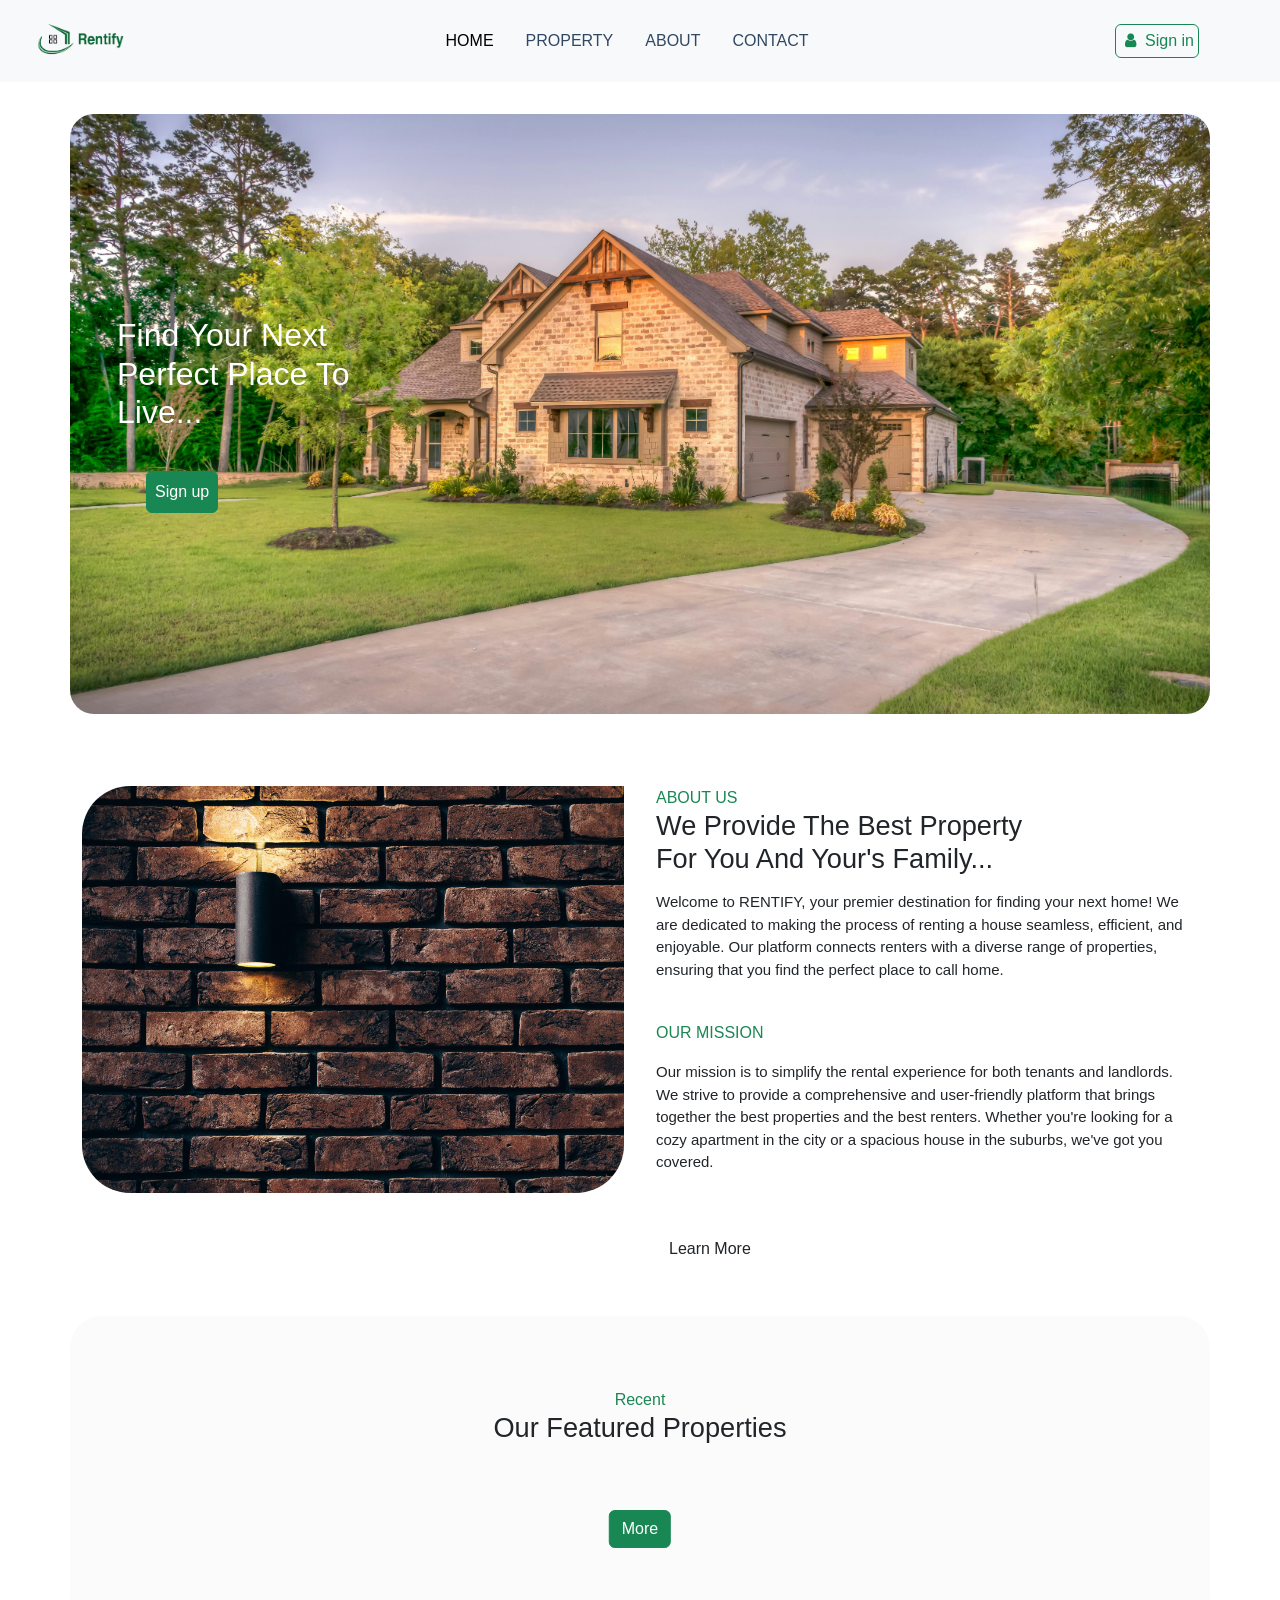
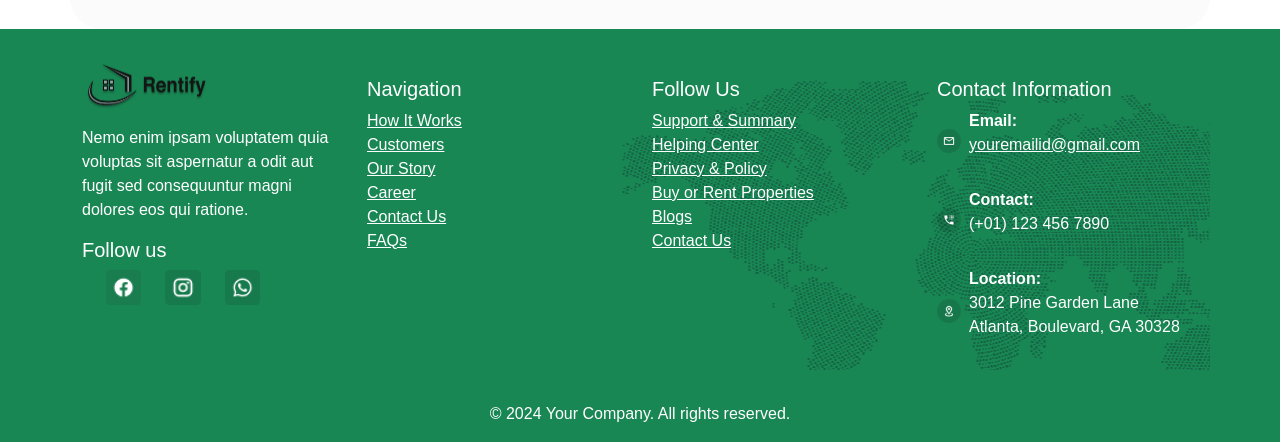
<file: index.html>
<!DOCTYPE html>
<html>
<head>
	<meta charset="utf-8">
	<meta name="viewport" content="width=device-width, initial-scale=1">
	<title>HOUSE RENTIFY APP</title>
	<link rel="stylesheet" href="styles.css">
	<link rel="stylesheet" href="style.css">
	<link href="https://cdn.jsdelivr.net/npm/bootstrap@5.3.3/dist/css/bootstrap.min.css" rel="stylesheet">

    <script src="https://cdn.jsdelivr.net/npm/bootstrap@5.3.3/dist/js/bootstrap.bundle.min.js"></script>

	<link rel="stylesheet" href="https://cdn.jsdelivr.net/npm/boxicons@latest/css/boxicons.min.css"> 
	<link rel="stylesheet" href="https://cdnjs.cloudflare.com/ajax/libs/font-awesome/4.7.0/css/font-awesome.min.css">
</head>
<body>
	<nav class="navbar navbar-expand-lg bg-body-tertiary">
		<div class="container-fluid">
		  <a class="navbar-brand" href="#home">
			  <img src="rentify/Rentify.png" alt="Rentify" width="108" height="50">
		  </a>
		  <button class="navbar-toggler" type="button" data-bs-toggle="collapse" data-bs-target="#navbarNav" aria-controls="navbarNav" aria-expanded="false" aria-label="Toggle navigation">
			<span class="navbar-toggler-icon"></span>
		  </button>
		  <div class="collapse navbar-collapse" id="navbarNav" style="justify-content: center;">
			<ul class="navbar-nav">
			  <li class="nav-item ">
				<a class="nav-link active m-2"  href="#home">Home</a>
			  </li>
			  <li class="nav-item">
				<a class="nav-link m-2" href="property.html">Property</a>
			  </li>
			  <li class="nav-item">
				<a class="nav-link m-2" href="#about">About</a>
			  </li>
			  <li class="nav-item">
				<a class="nav-link m-2" href="#contact">Contact</a>
			  </li>
			</ul>
		  </div>
		  <a href="login.html" id="userLogin" >
			  <button type="button" class="btn btn-outline-success p-1 m-1"><i class="fa fa-fw fa-user"></i>  Sign in</button>  
		  </a>

		  <div class="dropdown pe-5">
			<button class="btn btn-success dropdown-toggle" type="button" id="userInfo" data-toggle="dropdown" aria-haspopup="true" aria-expanded="false">
			    
			</button>
			<div class="dropdown-menu" aria-labelledby="dropdownMenuButton" id="dropdownMenu">
			  
			</div>
		  </div>

		</div>
	  </nav>
	  
 <section class="home container" id='home'>
 	<div class="home-text">
 		<h1>Find Your Next<br>Perfect Place To<br>Live...</h1>
 		<a href="signup.html" id="usersign" class="btn">
			<button type="button" class="btn btn-success p-2 m-3 "> Sign up</button> 	
		</a>
 	</div>
 </section>
 <!--about-->
 <section class="about container" id="about">
 	<div class="about-img">
 		<img src="rentify/about.jpg" alt="">
 	</div>
 	<div class="about-text">
 		<span>About Us</span>
 		<h2>We Provide The Best Property<br>For You And Your's Family...</h2>
 		<p>Welcome to RENTIFY, your premier destination for finding your next home! We are dedicated to making the process of renting a house seamless, efficient, and enjoyable. Our platform connects renters with a diverse range of properties, ensuring that you find the perfect place to call home.</p><br><span>Our Mission</span>
 		<p>Our mission is to simplify the rental experience for both tenants and landlords. We strive to provide a comprehensive and user-friendly platform that brings together the best properties and the best renters. Whether you're looking for a cozy apartment in the city or a spacious house in the suburbs, we've got you covered.</p><br>
 		<p></p>
 		<a href="#" class="btn">Learn More</a>
 	</div>
 </section>


 <section class="properties container" id="properties">
 	<div class="heading">
 		<span>Recent</span>
 		<h2>Our Featured Properties</h2>
 	</div>
 	<div class="properties-container container" id="propertyContainer">
 	
 		
 	</div>
	
	 <div class="position-relative p-1 m-5">
		<div class="position-absolute top-50 start-50 translate-middle">
			<a href="property.html" class="btn">
				<button type="button" class="btn btn-success "> More</button>
			</a>
		</div>
	</div>
 </section>


 <footer class="bg-success text-white pt-4 "id="Contact">
    <div class="container  footer ">
        <div class="row">
            <div class="col-md-3">
                <a href="" class="text-white "><img src="icon/Rentify 1.png" class="w-50 " alt=""></a>
                <p>Nemo enim ipsam voluptatem quia voluptas sit aspernatur a odit aut fugit sed consequuntur magni dolores eos qui ratione.</p>
				<h5>Follow us</h5>
				<div class="container ">
					<div class="row w-75 m-0 p-0">
					  <div class="col">
						<img src="icon/facebook.png" alt="">
					  </div>
					  <div class="col">
						<img src="icon/instagram.png" alt="">
					  </div>
					  <div class="col">
						<img src="icon/whatsapp.png" alt="">
					  </div>
					</div>
				  </div>
            </div>
            <div class="col-md-3 mt-4">
                <h5>Navigation</h5>
                <ul class="list-unstyled">
                    <li><a href="#" class="text-white">How It Works</a></li>
                    <li><a href="#" class="text-white">Customers</a></li>
                    <li><a href="#" class="text-white">Our Story</a></li>
                    <li><a href="#" class="text-white">Career</a></li>
                    <li><a href="#" class="text-white">Contact Us</a></li>
                    <li><a href="#" class="text-white">FAQs</a></li>
                </ul>
            </div>
            <div class="col-md-3 mt-4">
                <h5>Follow Us</h5>
                <ul class="list-unstyled">
                    <li><a href="#" class="text-white">Support & Summary</a></li>
                    <li><a href="#" class="text-white">Helping Center</a></li>
                    <li><a href="#" class="text-white">Privacy & Policy</a></li>
                    <li><a href="#" class="text-white">Buy or Rent Properties</a></li>
                    <li><a href="#" class="text-white">Blogs</a></li>
                    <li><a href="#" class="text-white">Contact Us</a></li>
                </ul>
            </div>
            <div class="col-md-3 mt-4">
				<div class="row">	
					<h5>Contact Information</h5>
					<div class="contact-info">
						<img src="icon/message.png" alt="Email Icon" class="contact-icon">
						<div>
							<p><strong>Email:</strong><br><a href="mailto:youremailid@gmail.com" class="text-white">youremailid@gmail.com</a></p>
						</div>
					</div>
					<div class="contact-info">
							<img src="icon/call.png" alt="Phone Icon" class="contact-icon">
						<div>
							<p><strong>Contact:</strong><br>(+01) 123 456 7890</p>
						</div>
					</div>
					<div class="contact-info">
						<img src="icon/location.png" alt="Location Icon" class="contact-icon">
						<div>
							<p><strong>Location:</strong><br>3012 Pine Garden Lane<br>Atlanta, Boulevard, GA 30328</p>
						</div>
					</div>	
				</div>
            </div>
        </div>
    </div>
    <div class="text-center py-3">
        <p class="mb-0">&copy; 2024 Your Company. All rights reserved.</p>
    </div>
</footer>

<script src="https://ajax.googleapis.com/ajax/libs/jquery/3.5.1/jquery.min.js"></script>
<script src="https://cdnjs.cloudflare.com/ajax/libs/popper.js/1.16.0/umd/popper.min.js"></script>
<script src="https://maxcdn.bootstrapcdn.com/bootstrap/4.5.2/js/bootstrap.min.js"></script>
<script>
      
	const userData = JSON.parse(localStorage.getItem('user'));

	if (userData) {
		document.getElementById('userLogin').hidden = true;
		document.getElementById('usersign').hidden = true;
		document.getElementById('userInfo').innerHTML = ` <i class="fa fa-fw fa-user"></i> 
			${userData.firstname}
		   ${userData.lastname}
		`;
		
			
	} else {
		document.getElementById('userLogin').hidden = false
		document.getElementById('usersign').hidden = false
		document.getElementById('userInfo').hidden = true;
	}

	if (userData?.type === false) {
			dropdownMenu.innerHTML = `
				<a class="dropdown-item" href="addproperty.html">Add Property</a>
				<a class="dropdown-item" href="myproperty.html">My Property</a>
				<a class="dropdown-item" href="#" id="logout">Logout</a>
			`;
		} else if (userData?.type === true) {
			dropdownMenu.innerHTML = `
				<a class="dropdown-item" href="#" id="logout">Logout</a>
			`;
		} 
	 else {
        userLogin.classList.remove('hidden');
        userInfo.classList.add('hidden');
    }

    dropdownMenu.addEventListener('click', function(event) {
        if (event.target && event.target.id === 'logout') {
            localStorage.removeItem('user');
            window.location.href = 'index.html';
        }
    });

		
	
</script>


		

<script src="rentify/js/home.js"></script>
</body>
</html>
</file>
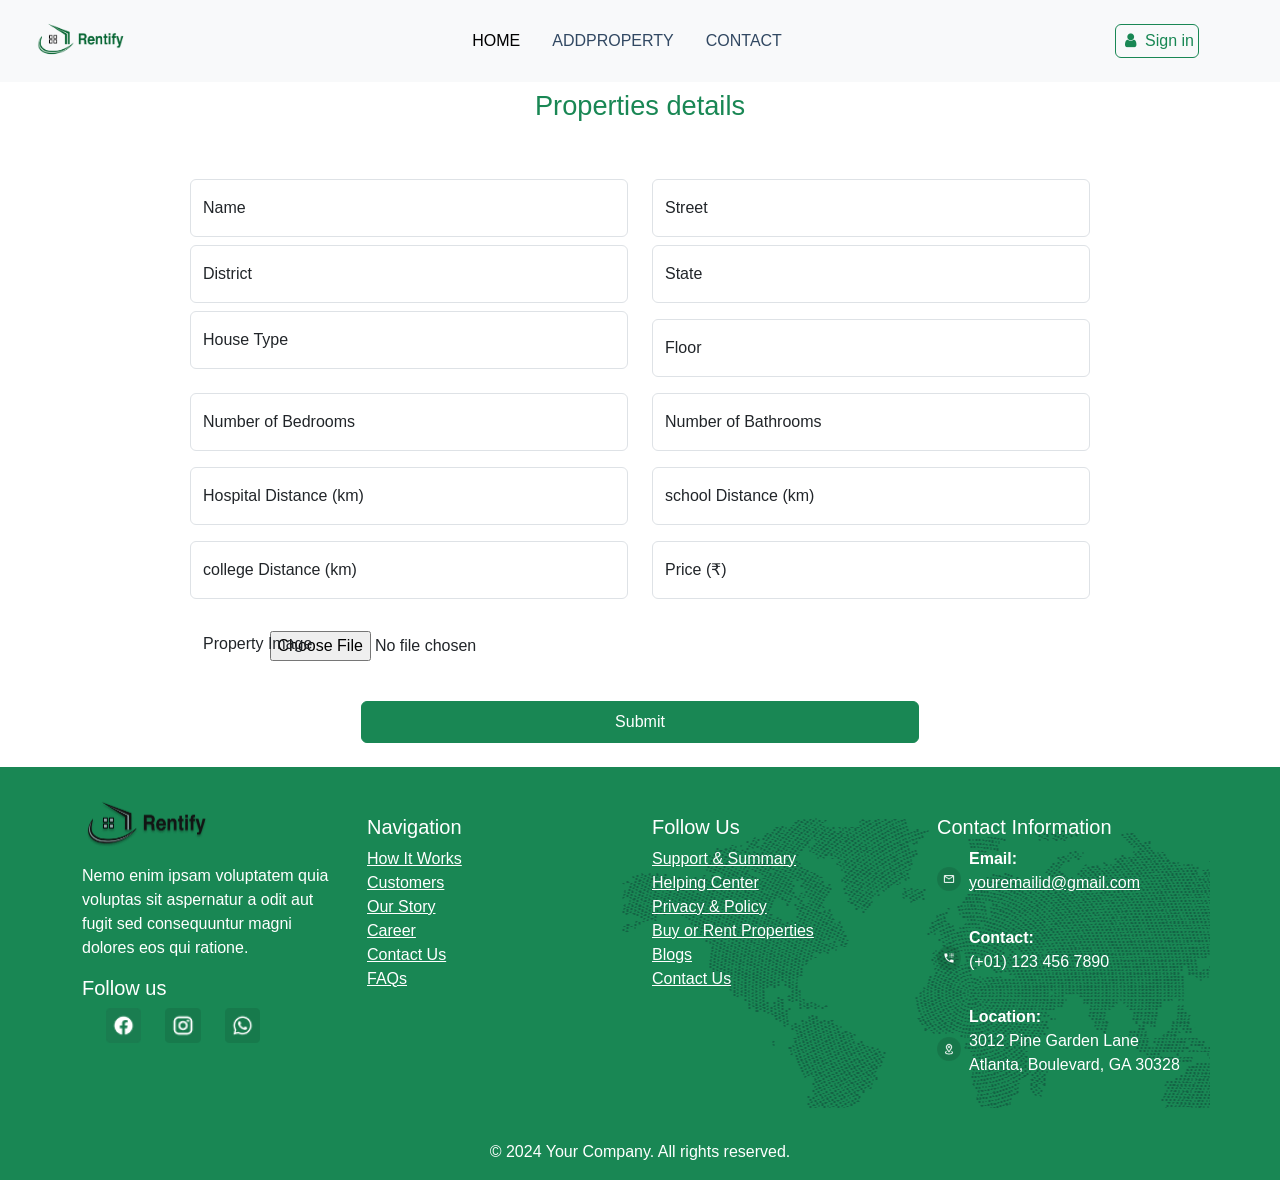
<file: addproperty.html>
<!DOCTYPE html>
<html>

<head>
    <meta charset="utf-8">
    <meta name="viewport" content="width=device-width, initial-scale=1">
    <title>HOUSE RENTIFY APP</title>
    <link rel="stylesheet" href="styles.css">
    <link rel="stylesheet" href="style.css">
    <link href="https://cdn.jsdelivr.net/npm/bootstrap@5.3.3/dist/css/bootstrap.min.css" rel="stylesheet">

    <script src="https://cdn.jsdelivr.net/npm/bootstrap@5.3.3/dist/js/bootstrap.bundle.min.js"></script>

    <link rel="stylesheet" href="https://cdn.jsdelivr.net/npm/boxicons@latest/css/boxicons.min.css">
    <link rel="stylesheet" href="https://cdnjs.cloudflare.com/ajax/libs/font-awesome/4.7.0/css/font-awesome.min.css">
</head>

<body>
    <nav class="navbar navbar-expand-lg bg-body-tertiary">
        <div class="container-fluid">
            <a class="navbar-brand" href="#home">
                <img src="rentify/Rentify.png" alt="Rentify" width="108" height="50">
            </a>
            <button class="navbar-toggler" type="button" data-bs-toggle="collapse" data-bs-target="#navbarNav"
                aria-controls="navbarNav" aria-expanded="false" aria-label="Toggle navigation">
                <span class="navbar-toggler-icon"></span>
            </button>
            <div class="collapse navbar-collapse" id="navbarNav" style="justify-content: center;">
                <ul class="navbar-nav">
                    <li class="nav-item ">
                        <a class="nav-link active m-2" href="index.html">Home</a>
                    </li>
                    <li class="nav-item">
                        <a class="nav-link m-2" href="#addproperty">AddProperty</a>
                    </li>
                    <li class="nav-item">
                        <a class="nav-link m-2" href="#Contact">Contact</a>
                    </li>
                </ul>
            </div>
            <a href="login.html" id="userLogin">
                <button type="button" class="btn btn-outline-success p-1 m-1"><i class="fa fa-fw fa-user"></i> Sign
                    in</button>
            </a>

            <div class="dropdown pe-5">
                <button class="btn btn-success dropdown-toggle" type="button" id="userInfo" data-toggle="dropdown"
                    aria-haspopup="true" aria-expanded="false">

                </button>
                <div class="dropdown-menu" aria-labelledby="dropdownMenuButton" id="dropdownMenu">

                </div>
            </div>

        </div>
    </nav>

    <div class="container" id="addproperty">
        <div class="heading p-2">
            <h2 class="text-success">Properties details</h2>
        </div>
        <form class="w-100 login-form " style="text-align: -webkit-center;" id="propertyForm">
            <div class="row px-5 mx-5">
                <div class="col-md-6">
                    <div class="input-group pt-2">
                        <div class="form-floating">
                            <input type="text" class="form-control" id="name" placeholder="Enter your name">
                            <label for="name">Name</label>
                        </div>
                    </div>
                </div>
                <div class="col-md-6">
                    <div class="input-group pt-2">
                        <div class="form-floating">
                            <input type="text" class="form-control" id="street" placeholder="Enter street">
                            <label for="street">Street</label>

                        </div>
                    </div>
                </div>

                <div class=" col-md-6">
                    <div class="input-group pt-2">
                        <div class="form-floating">
                            <input type="text" class="form-control" id="district" placeholder="Enter district">
                            <label for="district">District</label>


                        </div>
                    </div>
                </div>
                <div class=" col-md-6">
                    <div class="input-group pt-2">
                        <div class="form-floating">
                            <input type="text" class="form-control" id="state" placeholder="Enter state">
                            <label for="state">State</label>

                        </div>
                    </div>
                </div>


                <div class="col-md-6">
                    <div class="input-group pt-2">
                        <div class="form-floating">
                            <input type="text" class="form-control" id="housetype" placeholder="Enter house type">
                            <label for="housetype">House Type</label>

                        </div>
                    </div>
                </div>

                <div class="col-md-6 mt-2">
                    <div class="input-group pt-2">
                        <div class="form-floating">
                            <input type="number" class="form-control" id="floor" placeholder="Enter floor">
                            <label for="floor">Floor</label>

                        </div>
                    </div>
                </div>
                <div class="col-md-6 mt-2">
                    <div class="input-group pt-2">
                        <div class="form-floating">
                            <input type="number" class="form-control" id="numberofbedroom"
                                placeholder="Enter number of bedrooms">
                            <label for="numberofbedroom">Number of Bedrooms</label>


                        </div>
                    </div>
                </div>
                <div class="col-md-6 mt-2">
                    <div class="input-group pt-2">
                        <div class="form-floating">
                            <input type="number" class="form-control" id="numberofbathroom"
                                placeholder="Enter number of bathrooms">
                            <label for="numberofbathroom">Number of Bathrooms</label>


                        </div>
                    </div>
                </div>
                <div class="col-md-6 mt-2">
                    <div class="input-group pt-2">
                        <div class="form-floating">
                            <input type="number" class="form-control" id="hospital"
                                placeholder="Enter distance to hospital">
                            <label for="hospital">Hospital Distance (km)</label>

                        </div>
                    </div>
                </div>
                <div class="col-md-6 mt-2">
                    <div class="input-group pt-2">
                        <div class="form-floating">
                            <input type="number" class="form-control" id="school"
                                placeholder="Enter distance to hospital">
                            <label for="school">school Distance (km)</label>

                        </div>
                    </div>
                </div>
                <div class="col-md-6 mt-2">
                    <div class="input-group pt-2">
                        <div class="form-floating">
                            <input type="number" class="form-control" id="college"
                                placeholder="Enter distance to school">
                            <label for="college">college Distance (km)</label>


                        </div>
                    </div>
                </div>
                <div class="col-md-6 mt-2">
                    <div class="input-group pt-2">
                        <div class="form-floating">
                            <input type="number" class="form-control" id="price" placeholder="Enter price">
                            <label for="price">Price (₹)</label>

                        </div>
                    </div>
                </div>
                <div class="col-md-6 mt-2 ">
                    <div class="input-group pt-2 ">
                        <div class="form-floating p-3">
                            <input type="file" class="form-control-file ps-4" id="file">
                            <label for="file">Property Image</label>

                        </div>
                    </div>
                </div>
            </div>
            <button type="submit" class="btn btn-success w-50 p-2 m-4">Submit</button>

            <div id="response"></div>
        </form>
    </div>

    <footer class="bg-success text-white pt-4 " id="Contact">
        <div class="container  footer ">
            <div class="row">
                <div class="col-md-3">
                    <a href="" class="text-white "><img src="icon/Rentify 1.png" class="w-50 " alt=""></a>
                    <p>Nemo enim ipsam voluptatem quia voluptas sit aspernatur a odit aut fugit sed consequuntur magni
                        dolores eos qui ratione.</p>
                    <h5>Follow us</h5>
                    <div class="container ">
                        <div class="row w-75 m-0 p-0">
                            <div class="col">
                                <img src="icon/facebook.png" alt="">
                            </div>
                            <div class="col">
                                <img src="icon/instagram.png" alt="">
                            </div>
                            <div class="col">
                                <img src="icon/whatsapp.png" alt="">
                            </div>
                        </div>
                    </div>
                </div>
                <div class="col-md-3 mt-4">
                    <h5>Navigation</h5>
                    <ul class="list-unstyled">
                        <li><a href="#" class="text-white">How It Works</a></li>
                        <li><a href="#" class="text-white">Customers</a></li>
                        <li><a href="#" class="text-white">Our Story</a></li>
                        <li><a href="#" class="text-white">Career</a></li>
                        <li><a href="#" class="text-white">Contact Us</a></li>
                        <li><a href="#" class="text-white">FAQs</a></li>
                    </ul>
                </div>
                <div class="col-md-3 mt-4">
                    <h5>Follow Us</h5>
                    <ul class="list-unstyled">
                        <li><a href="#" class="text-white">Support & Summary</a></li>
                        <li><a href="#" class="text-white">Helping Center</a></li>
                        <li><a href="#" class="text-white">Privacy & Policy</a></li>
                        <li><a href="#" class="text-white">Buy or Rent Properties</a></li>
                        <li><a href="#" class="text-white">Blogs</a></li>
                        <li><a href="#" class="text-white">Contact Us</a></li>
                    </ul>
                </div>
                <div class="col-md-3 mt-4">
                    <div class="row">
                        <h5>Contact Information</h5>
                        <div class="contact-info">
                            <img src="icon/message.png" alt="Email Icon" class="contact-icon">
                            <div>
                                <p><strong>Email:</strong><br><a href="mailto:youremailid@gmail.com"
                                        class="text-white">youremailid@gmail.com</a></p>
                            </div>
                        </div>
                        <div class="contact-info">
                            <img src="icon/call.png" alt="Phone Icon" class="contact-icon">
                            <div>
                                <p><strong>Contact:</strong><br>(+01) 123 456 7890</p>
                            </div>
                        </div>
                        <div class="contact-info">
                            <img src="icon/location.png" alt="Location Icon" class="contact-icon">
                            <div>
                                <p><strong>Location:</strong><br>3012 Pine Garden Lane<br>Atlanta, Boulevard, GA 30328
                                </p>
                            </div>
                        </div>
                    </div>
                </div>
            </div>
        </div>
        <div class="text-center py-3">
            <p class="mb-0">&copy; 2024 Your Company. All rights reserved.</p>
        </div>
    </footer>

    <script src="https://ajax.googleapis.com/ajax/libs/jquery/3.5.1/jquery.min.js"></script>
    <script src="https://cdnjs.cloudflare.com/ajax/libs/popper.js/1.16.0/umd/popper.min.js"></script>
    <script src="https://maxcdn.bootstrapcdn.com/bootstrap/4.5.2/js/bootstrap.min.js"></script>

    <script>

        const userData = JSON.parse(localStorage.getItem('user'));

        if (userData) {
            document.getElementById('userLogin').hidden = true;
            document.getElementById('userInfo').innerHTML = ` <i class="fa fa-fw fa-user"></i> 
			${userData.firstname}
		   ${userData.lastname}
		`;


        } else {
            document.getElementById('userLogin').hidden = false
            document.getElementById('userInfo').hidden = true;
        }

        if (userData.type === false) {
            dropdownMenu.innerHTML = `
				<a class="dropdown-item" href="addproperty.html">Add Property</a>
				<a class="dropdown-item" href="myproperty.html">My Property</a>
				<a class="dropdown-item" href="#" id="logout">Logout</a>
			`;
        } else if (userData.type === true) {
            dropdownMenu.innerHTML = `
				<a class="dropdown-item" href="#" id="logout">Logout</a>
			`;
        }
        else {
            userLogin.classList.remove('hidden');
            userInfo.classList.add('hidden');
        }

        dropdownMenu.addEventListener('click', function (event) {
            if (event.target && event.target.id === 'logout') {
                localStorage.removeItem('user');
                window.location.href = 'index.html';
            }
        });	
    </script>




    <script src="rentify/js/addproperty.js"></script>
</body>

</html>
</file>
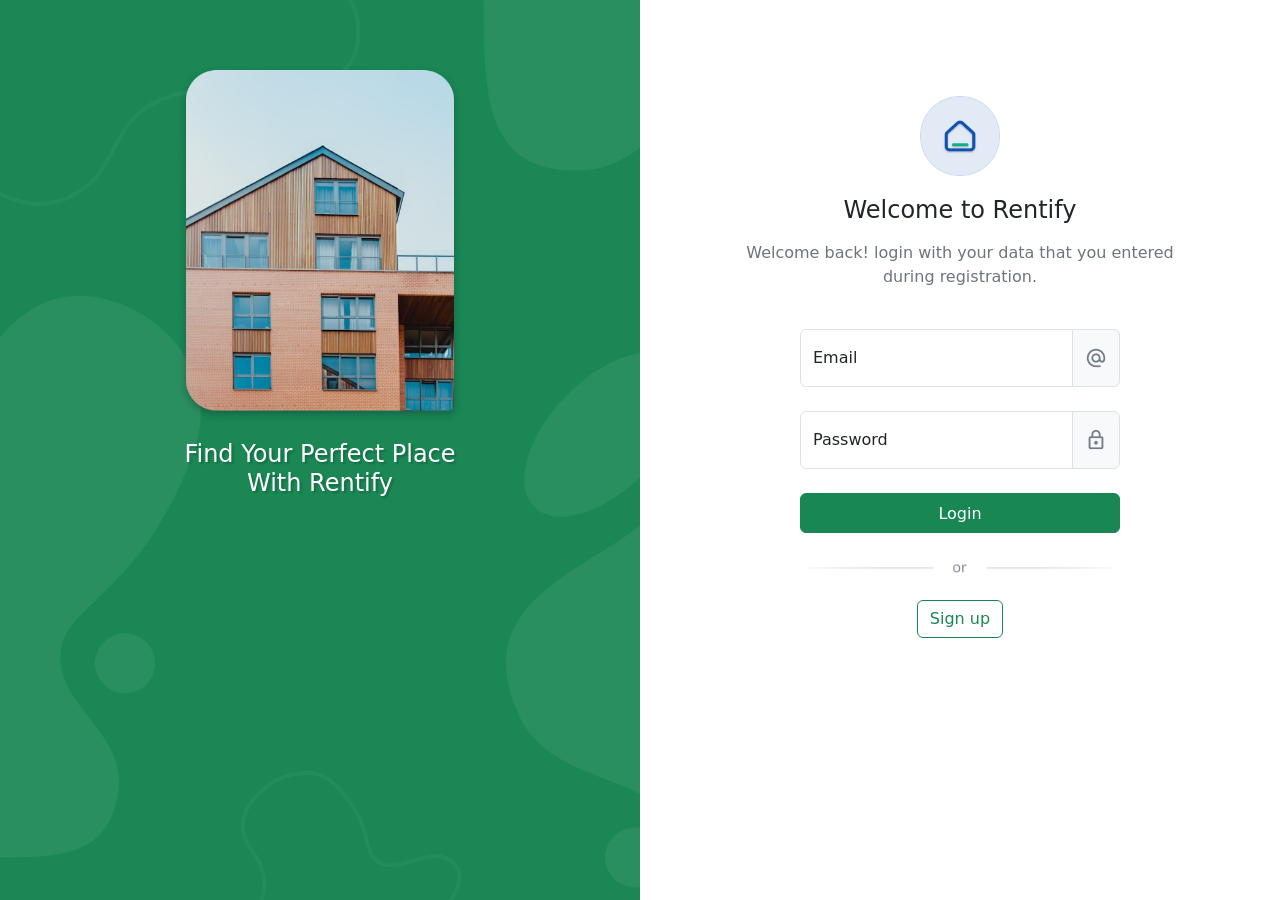
<file: login.html>
<html lang="en">
<head>
    <meta charset="UTF-8">
    <meta name="viewport" content="width=device-width, initial-scale=1.0">
    <title>Login</title>
    <link rel="stylesheet" href="styles.css">
    <link href="https://cdn.jsdelivr.net/npm/bootstrap@5.3.3/dist/css/bootstrap.min.css" rel="stylesheet" integrity="sha384-QWTKZyjpPEjISv5WaRU9OFeRpok6YctnYmDr5pNlyT2bRjXh0JMhjY6hW+ALEwIH" crossorigin="anonymous">

</head>
<body>
    <div class="container-fluid text-center">
        <div class="row">
          <div class="col-md-6 m-0 img-bg p-0" style="background-color: #1A8754; background-image: url('rentify/overlay-shape-img.png');">
            <img src="rentify/img.png" class="p-3 mt-5 w-50">
            <p class="color-overlay d-flex justify-content-center align-items-center h4 ms-3s">  Find Your Perfect Place <br>With Rentify</p>
          </div>
          <div class="col-md-6 m-0 p-0 ">
            <img src="rentify/Logo (1).png" width="80" class="mt-5 pt-5">
            <p class="h4 mt-3 pt-1">Welcome to Rentify</p>
            <p class="h7 mt-3 text-secondary">Welcome back! login with your data that you entered 
                <br>during registration.</p>
                <form class="w-100 login-form " style="text-align: -webkit-center;" id="loginForm">
                    <div class="input-group pt-4 w-50" >
                        <div class="form-floating">
                        <input type="email" required class="form-control"  id="email" placeholder="Email">
                        <label for="email"  >Email</label>
                        </div>
                        <span class="input-group-text"><img src="rentify/at.png" alt=""></span>
                    </div> 
                    <div class="input-group pt-4 mb-3 w-50" >
                        <div class="form-floating">
                        <input type="password" required class="form-control"  id="password" placeholder="Password">
                        <label for="password"  >Password</label>
                        </div>
                        <span class="input-group-text"><img src="rentify/lock-outline.png" alt=""></span>
                    </div>
                    <button type="submit" class="btn btn-success w-50 pt-2 mt-2">Login</button><br><br>
                    <img src="rentify/or.png" class="w-50" alt=""><br><br>
                    <a href="signup.html"  >
                    <button type="button" class="btn btn-outline-success" > Sign up</button>  
                </a>  
                </form>
                <div id="response text-danger"></div>
    
                <script src="rentify/js/login.js"></script>
          </div>
        </div>
    </div>   
</body>
</html>
</file>
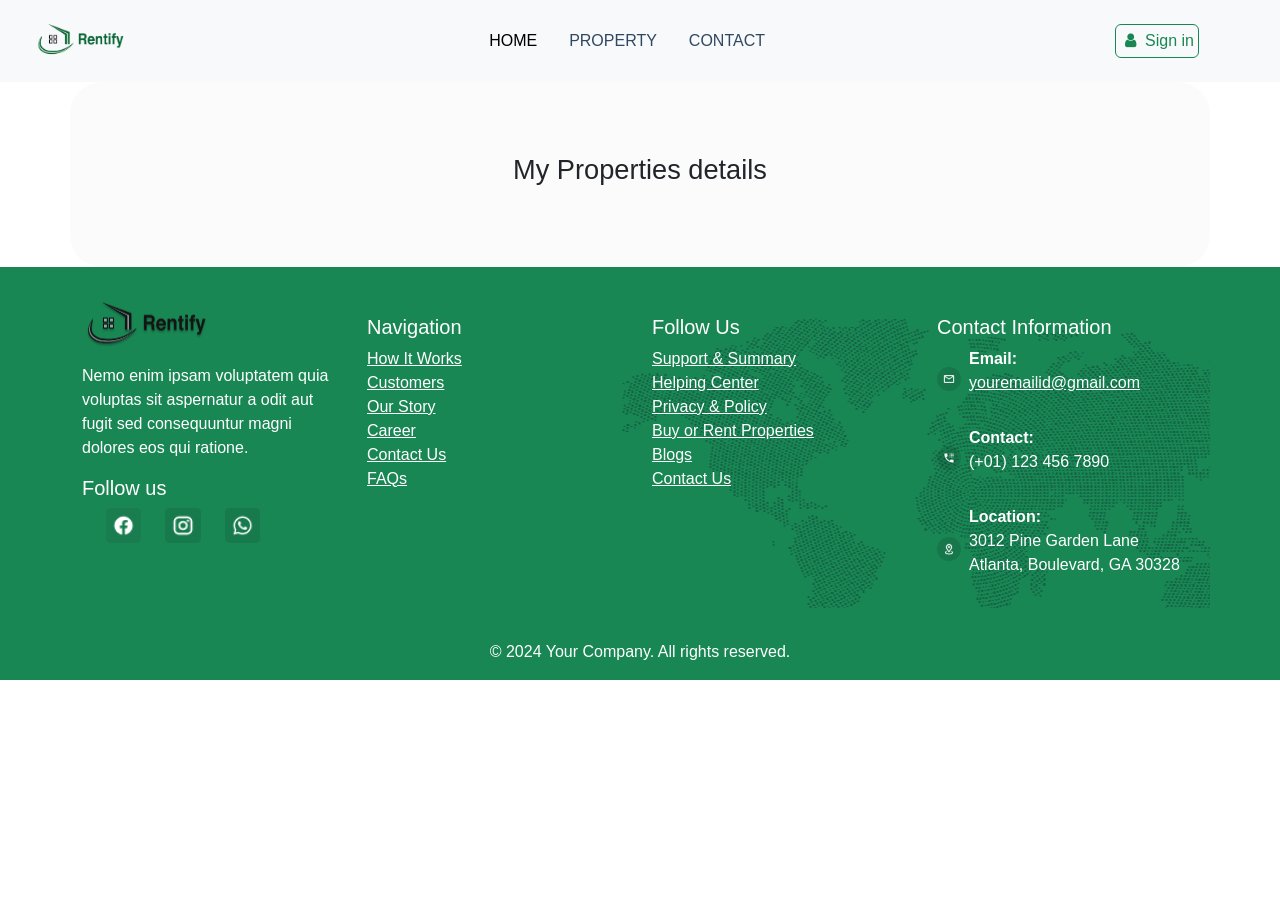
<file: myproperty.html>
<!DOCTYPE html>
<html>
<head>
	<meta charset="utf-8">
	<meta name="viewport" content="width=device-width, initial-scale=1">
	<title>HOUSE RENTIFY APP</title>
	<link rel="stylesheet" href="styles.css">
	<link rel="stylesheet" href="style.css">
	<link href="https://cdn.jsdelivr.net/npm/bootstrap@5.3.3/dist/css/bootstrap.min.css" rel="stylesheet">

    <script src="https://cdn.jsdelivr.net/npm/bootstrap@5.3.3/dist/js/bootstrap.bundle.min.js"></script>

	<link rel="stylesheet" href="https://cdn.jsdelivr.net/npm/boxicons@latest/css/boxicons.min.css"> 
	<link rel="stylesheet" href="https://cdnjs.cloudflare.com/ajax/libs/font-awesome/4.7.0/css/font-awesome.min.css">
</head>
<body>
	<nav class="navbar navbar-expand-lg bg-body-tertiary">
		<div class="container-fluid">
		  <a class="navbar-brand" href="#home">
			  <img src="rentify/Rentify.png" alt="Rentify" width="108" height="50">
		  </a>
		  <button class="navbar-toggler" type="button" data-bs-toggle="collapse" data-bs-target="#navbarNav" aria-controls="navbarNav" aria-expanded="false" aria-label="Toggle navigation">
			<span class="navbar-toggler-icon"></span>
		  </button>
		  <div class="collapse navbar-collapse" id="navbarNav" style="justify-content: center;">
			<ul class="navbar-nav">
			  <li class="nav-item ">
				<a class="nav-link active m-2"  href="index.html">Home</a>
			  </li>
			  <li class="nav-item">
				<a class="nav-link m-2" href="property.html">Property</a>
			  </li>
			  <li class="nav-item">
				<a class="nav-link m-2" href="#Contact">Contact</a>
			  </li>
			</ul>
		  </div>
		  <a href="login.html" id="userLogin" >
			  <button type="button" class="btn btn-outline-success p-1 m-1"><i class="fa fa-fw fa-user"></i>  Sign in</button>  
		  </a>

		  <div class="dropdown pe-5">
			<button class="btn btn-success dropdown-toggle" type="button" id="userInfo" data-toggle="dropdown" aria-haspopup="true" aria-expanded="false">
			    
			</button>
			<div class="dropdown-menu" aria-labelledby="dropdownMenuButton" id="dropdownMenu">
			  
			</div>
		  </div>

		</div>
	  </nav>
	  


 <section class="properties container" id="properties" pb-5>
 	<div class="heading">
 		
 		<h2>My Properties details</h2>
 	</div>
 	<div class="properties-container container" id="mycontainer">
 	
 		
 	</div>
	
	
 </section>


 <footer class="bg-success text-white pt-4 "id="Contact">
    <div class="container  footer ">
        <div class="row">
            <div class="col-md-3">
                <a href="" class="text-white "><img src="icon/Rentify 1.png" class="w-50 " alt=""></a>
                <p>Nemo enim ipsam voluptatem quia voluptas sit aspernatur a odit aut fugit sed consequuntur magni dolores eos qui ratione.</p>
				<h5>Follow us</h5>
				<div class="container ">
					<div class="row w-75 m-0 p-0">
					  <div class="col">
						<img src="icon/facebook.png" alt="">
					  </div>
					  <div class="col">
						<img src="icon/instagram.png" alt="">
					  </div>
					  <div class="col">
						<img src="icon/whatsapp.png" alt="">
					  </div>
					</div>
				  </div>
            </div>
            <div class="col-md-3 mt-4">
                <h5>Navigation</h5>
                <ul class="list-unstyled">
                    <li><a href="#" class="text-white">How It Works</a></li>
                    <li><a href="#" class="text-white">Customers</a></li>
                    <li><a href="#" class="text-white">Our Story</a></li>
                    <li><a href="#" class="text-white">Career</a></li>
                    <li><a href="#" class="text-white">Contact Us</a></li>
                    <li><a href="#" class="text-white">FAQs</a></li>
                </ul>
            </div>
            <div class="col-md-3 mt-4">
                <h5>Follow Us</h5>
                <ul class="list-unstyled">
                    <li><a href="#" class="text-white">Support & Summary</a></li>
                    <li><a href="#" class="text-white">Helping Center</a></li>
                    <li><a href="#" class="text-white">Privacy & Policy</a></li>
                    <li><a href="#" class="text-white">Buy or Rent Properties</a></li>
                    <li><a href="#" class="text-white">Blogs</a></li>
                    <li><a href="#" class="text-white">Contact Us</a></li>
                </ul>
            </div>
            <div class="col-md-3 mt-4">
				<div class="row">	
					<h5>Contact Information</h5>
					<div class="contact-info">
						<img src="icon/message.png" alt="Email Icon" class="contact-icon">
						<div>
							<p><strong>Email:</strong><br><a href="mailto:youremailid@gmail.com" class="text-white">youremailid@gmail.com</a></p>
						</div>
					</div>
					<div class="contact-info">
							<img src="icon/call.png" alt="Phone Icon" class="contact-icon">
						<div>
							<p><strong>Contact:</strong><br>(+01) 123 456 7890</p>
						</div>
					</div>
					<div class="contact-info">
						<img src="icon/location.png" alt="Location Icon" class="contact-icon">
						<div>
							<p><strong>Location:</strong><br>3012 Pine Garden Lane<br>Atlanta, Boulevard, GA 30328</p>
						</div>
					</div>	
				</div>
            </div>
        </div>
    </div>
    <div class="text-center py-3">
        <p class="mb-0">&copy; 2024 Your Company. All rights reserved.</p>
    </div>
</footer>

<script src="https://ajax.googleapis.com/ajax/libs/jquery/3.5.1/jquery.min.js"></script>
<script src="https://cdnjs.cloudflare.com/ajax/libs/popper.js/1.16.0/umd/popper.min.js"></script>
<script src="https://maxcdn.bootstrapcdn.com/bootstrap/4.5.2/js/bootstrap.min.js"></script>

<script>
      	
	const userData = JSON.parse(localStorage.getItem('user'));

	if (userData) {
		document.getElementById('userLogin').hidden = true;
		document.getElementById('userInfo').innerHTML = ` <i class="fa fa-fw fa-user"></i> 
			${userData.firstname}
		   ${userData.lastname}
		`;
		
			
	} else {
		document.getElementById('userLogin').hidden = false
		document.getElementById('userInfo').hidden = true;
	}

	if (userData?.type === false) {
			dropdownMenu.innerHTML = `
				<a class="dropdown-item" href="addproperty.html">Add Property</a>
				<a class="dropdown-item" href="myproperty.html">My Property</a>
				<a class="dropdown-item" href="#" id="logout">Logout</a>
			`;
		} else if (userData?.type === true) {
			dropdownMenu.innerHTML = `
				<a class="dropdown-item" href="#" id="logout">Logout</a>
			`;
		} 
	 else {
        userLogin.classList.remove('hidden');
        userInfo.classList.add('hidden');
    }

    dropdownMenu.addEventListener('click', function(event) {
        if (event.target && event.target.id === 'logout') {
            localStorage.removeItem('user');
            window.location.href = 'index.html';
        }
    });	
</script>


		

<script src="rentify/js/myproperty.js"></script>
</body>
</html>
</file>
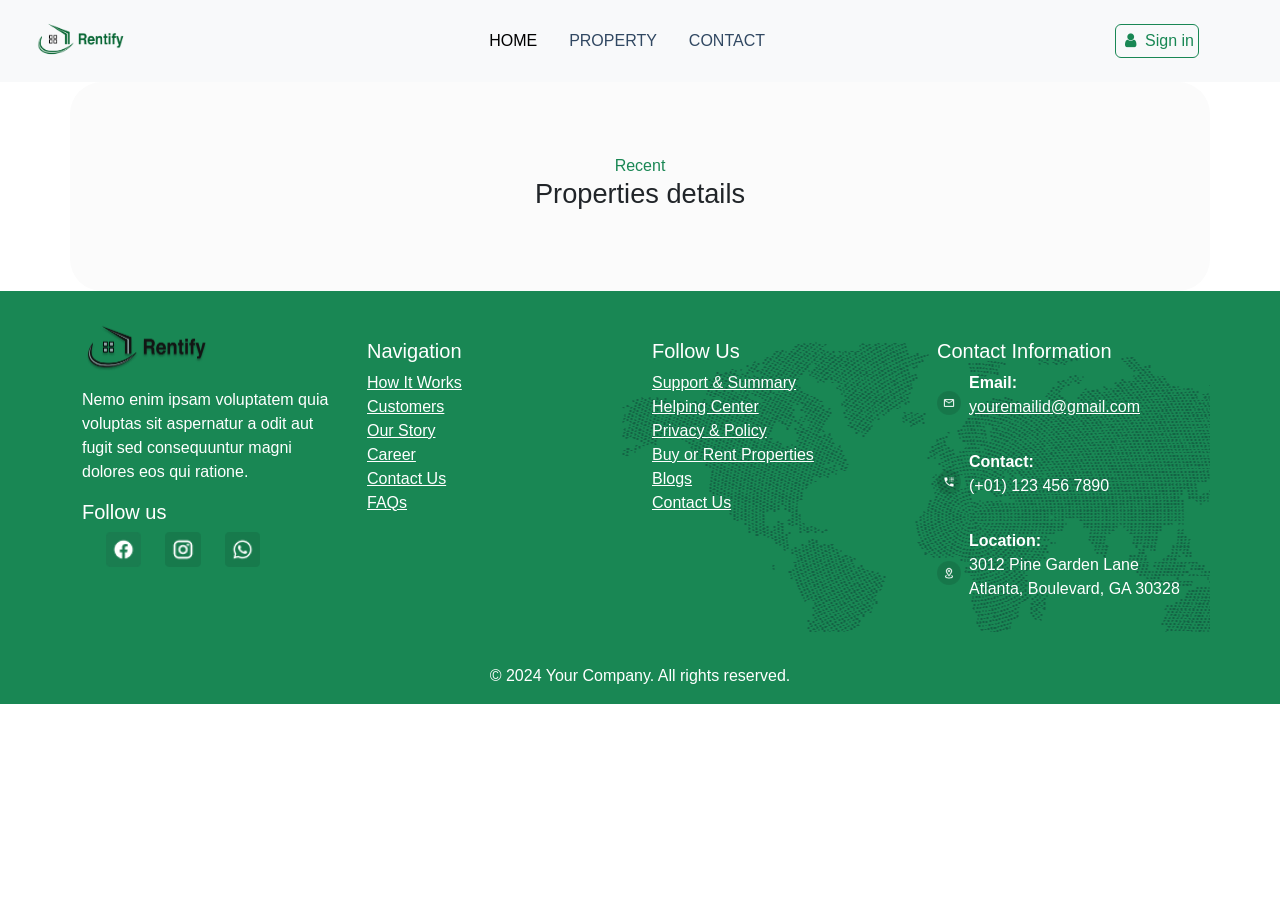
<file: property.html>
<!DOCTYPE html>
<html>
<head>
	<meta charset="utf-8">
	<meta name="viewport" content="width=device-width, initial-scale=1">
	<title>HOUSE RENTIFY APP</title>
	<link rel="stylesheet" href="styles.css">
	<link rel="stylesheet" href="style.css">
	<link href="https://cdn.jsdelivr.net/npm/bootstrap@5.3.3/dist/css/bootstrap.min.css" rel="stylesheet">

    <script src="https://cdn.jsdelivr.net/npm/bootstrap@5.3.3/dist/js/bootstrap.bundle.min.js"></script>

	<link rel="stylesheet" href="https://cdn.jsdelivr.net/npm/boxicons@latest/css/boxicons.min.css"> 
	<link rel="stylesheet" href="https://cdnjs.cloudflare.com/ajax/libs/font-awesome/4.7.0/css/font-awesome.min.css">
</head>
<body>
	<nav class="navbar navbar-expand-lg bg-body-tertiary">
		<div class="container-fluid">
		  <a class="navbar-brand" href="#home">
			  <img src="rentify/Rentify.png" alt="Rentify" width="108" height="50">
		  </a>
		  <button class="navbar-toggler" type="button" data-bs-toggle="collapse" data-bs-target="#navbarNav" aria-controls="navbarNav" aria-expanded="false" aria-label="Toggle navigation">
			<span class="navbar-toggler-icon"></span>
		  </button>
		  <div class="collapse navbar-collapse" id="navbarNav" style="justify-content: center;">
			<ul class="navbar-nav">
			  <li class="nav-item ">
				<a class="nav-link active m-2"  href="index.html">Home</a>
			  </li>
			  <li class="nav-item">
				<a class="nav-link m-2" href="property.html">Property</a>
			  </li>
			  <li class="nav-item">
				<a class="nav-link m-2" href="#Contact">Contact</a>
			  </li>
			</ul>
		  </div>
		  <a href="login.html" id="userLogin" >
			  <button type="button" class="btn btn-outline-success p-1 m-1"><i class="fa fa-fw fa-user"></i>  Sign in</button>  
		  </a>

		  <div class="dropdown pe-5">
			<button class="btn btn-success dropdown-toggle" type="button" id="userInfo" data-toggle="dropdown" aria-haspopup="true" aria-expanded="false">
			    
			</button>
			<div class="dropdown-menu" aria-labelledby="dropdownMenuButton" id="dropdownMenu">
			  
			</div>
		  </div>

		</div>
	  </nav>
	  


 <section class="properties container" id="properties" pb-5>
 	<div class="heading">
 		<span>Recent</span>
 		<h2>Properties details</h2>
 	</div>
 	<div class="properties-container container" id="propertyContainer">
 	
 		
 	</div>
	
	
 </section>


 <footer class="bg-success text-white pt-4 "id="Contact">
    <div class="container  footer ">
        <div class="row">
            <div class="col-md-3">
                <a href="" class="text-white "><img src="icon/Rentify 1.png" class="w-50 " alt=""></a>
                <p>Nemo enim ipsam voluptatem quia voluptas sit aspernatur a odit aut fugit sed consequuntur magni dolores eos qui ratione.</p>
				<h5>Follow us</h5>
				<div class="container ">
					<div class="row w-75 m-0 p-0">
					  <div class="col">
						<img src="icon/facebook.png" alt="">
					  </div>
					  <div class="col">
						<img src="icon/instagram.png" alt="">
					  </div>
					  <div class="col">
						<img src="icon/whatsapp.png" alt="">
					  </div>
					</div>
				  </div>
            </div>
            <div class="col-md-3 mt-4">
                <h5>Navigation</h5>
                <ul class="list-unstyled">
                    <li><a href="#" class="text-white">How It Works</a></li>
                    <li><a href="#" class="text-white">Customers</a></li>
                    <li><a href="#" class="text-white">Our Story</a></li>
                    <li><a href="#" class="text-white">Career</a></li>
                    <li><a href="#" class="text-white">Contact Us</a></li>
                    <li><a href="#" class="text-white">FAQs</a></li>
                </ul>
            </div>
            <div class="col-md-3 mt-4">
                <h5>Follow Us</h5>
                <ul class="list-unstyled">
                    <li><a href="#" class="text-white">Support & Summary</a></li>
                    <li><a href="#" class="text-white">Helping Center</a></li>
                    <li><a href="#" class="text-white">Privacy & Policy</a></li>
                    <li><a href="#" class="text-white">Buy or Rent Properties</a></li>
                    <li><a href="#" class="text-white">Blogs</a></li>
                    <li><a href="#" class="text-white">Contact Us</a></li>
                </ul>
            </div>
            <div class="col-md-3 mt-4">
				<div class="row">	
					<h5>Contact Information</h5>
					<div class="contact-info">
						<img src="icon/message.png" alt="Email Icon" class="contact-icon">
						<div>
							<p><strong>Email:</strong><br><a href="mailto:youremailid@gmail.com" class="text-white">youremailid@gmail.com</a></p>
						</div>
					</div>
					<div class="contact-info">
							<img src="icon/call.png" alt="Phone Icon" class="contact-icon">
						<div>
							<p><strong>Contact:</strong><br>(+01) 123 456 7890</p>
						</div>
					</div>
					<div class="contact-info">
						<img src="icon/location.png" alt="Location Icon" class="contact-icon">
						<div>
							<p><strong>Location:</strong><br>3012 Pine Garden Lane<br>Atlanta, Boulevard, GA 30328</p>
						</div>
					</div>	
				</div>
            </div>
        </div>
    </div>
    <div class="text-center py-3">
        <p class="mb-0">&copy; 2024 Your Company. All rights reserved.</p>
    </div>
</footer>

<script src="https://ajax.googleapis.com/ajax/libs/jquery/3.5.1/jquery.min.js"></script>
<script src="https://cdnjs.cloudflare.com/ajax/libs/popper.js/1.16.0/umd/popper.min.js"></script>
<script src="https://maxcdn.bootstrapcdn.com/bootstrap/4.5.2/js/bootstrap.min.js"></script>

<script>
      	
	const userData = JSON.parse(localStorage.getItem('user'));

	if (userData) {
		document.getElementById('userLogin').hidden = true;
		document.getElementById('userInfo').innerHTML = ` <i class="fa fa-fw fa-user"></i> 
			${userData.firstname}
		   ${userData.lastname}
		`;
		
			
	} else {
		document.getElementById('userLogin').hidden = false
		document.getElementById('userInfo').hidden = true;
	}

	if (userData?.type === false) {
			dropdownMenu.innerHTML = `
				<a class="dropdown-item" href="addproperty.html">Add Property</a>
				<a class="dropdown-item" href="myproperty.html">My Property</a>
				<a class="dropdown-item" href="#" id="logout">Logout</a>
			`;
		} else if (userData?.type === true) {
			dropdownMenu.innerHTML = `
				<a class="dropdown-item" href="#" id="logout">Logout</a>
			`;
		} 
	 else {
        userLogin.classList.remove('hidden');
        userInfo.classList.add('hidden');
    }

    dropdownMenu.addEventListener('click', function(event) {
        if (event.target && event.target.id === 'logout') {
            localStorage.removeItem('user');
            window.location.href = 'index.html';
        }
    });	
</script>


		

<script src="rentify/js/property.js"></script>
</body>
</html>
</file>
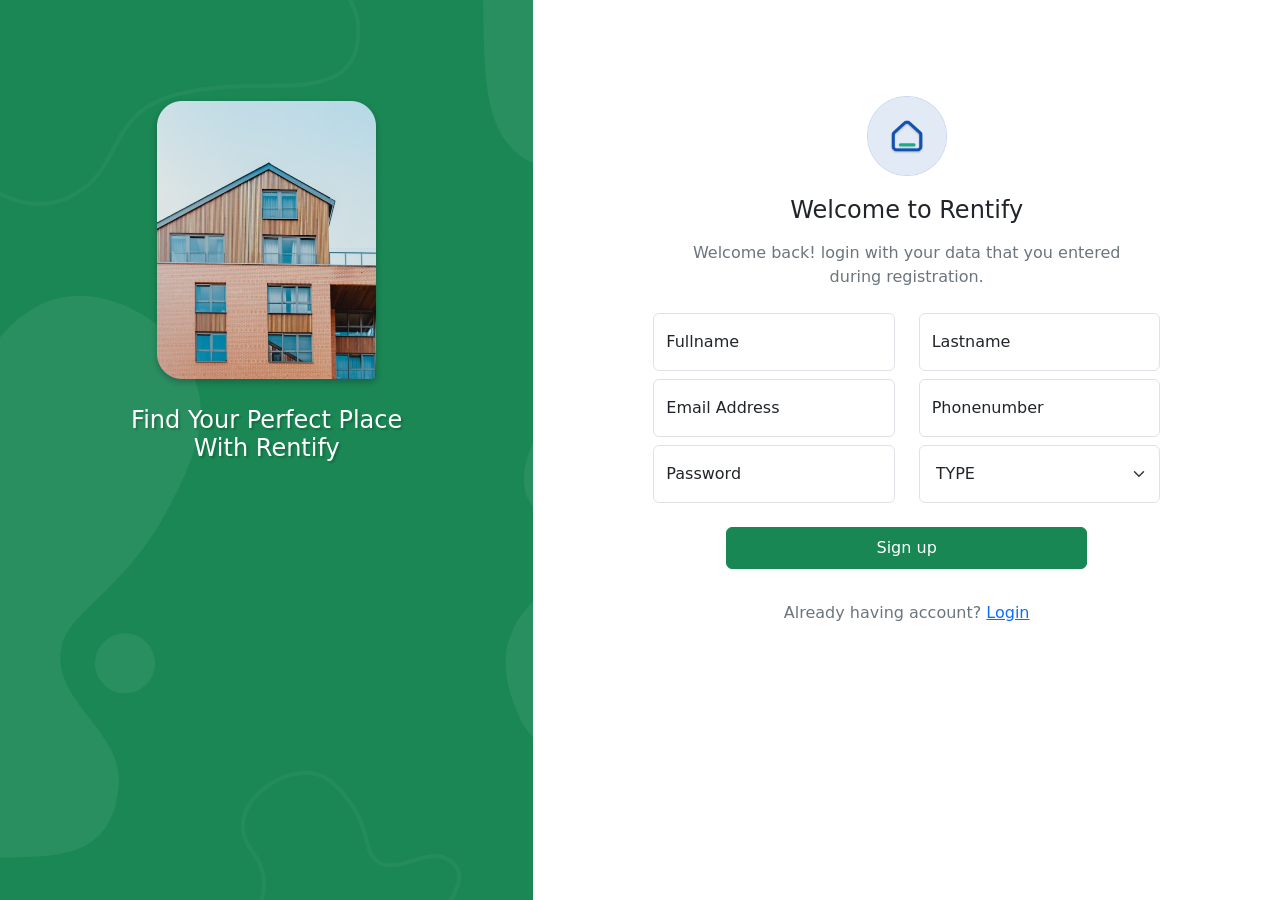
<file: signup.html>
<html lang="en">
<head>
    <meta charset="UTF-8">
    <meta name="viewport" content="width=device-width, initial-scale=1.0">
    <title>sign up</title>
    <link rel="stylesheet" href="styles.css">
    <link href="https://cdn.jsdelivr.net/npm/bootstrap@5.3.3/dist/css/bootstrap.min.css" rel="stylesheet" integrity="sha384-QWTKZyjpPEjISv5WaRU9OFeRpok6YctnYmDr5pNlyT2bRjXh0JMhjY6hW+ALEwIH" crossorigin="anonymous">
</head>
<body>
    <div class="container-fluid text-center">
        <div class="row">
          <div class="col-md-5 m-0 img-bg p-0" style="background-color: #1A8754; background-image: url('rentify/overlay-shape-img.png');">
            <img src="rentify/img.png" class="p-3 mt-5 pt-5 w-50">
            <p class="color-overlay d-flex justify-content-center align-items-center h4 ms-3s">  Find Your Perfect Place <br>With Rentify</p>
          </div>
          <div class="col-md-7 m-0 p-0 ">
            <img src="rentify/Logo (1).png" width="80" class="mt-5 pt-5">
            <p class="h4 mt-3 pt-1">Welcome to Rentify</p>
            <p class="h7 mt-3 text-secondary">Welcome back! login with your data that you entered 
            <br>during registration.</p>
                <div class="container text-center">
                <form class="w-100 login-form " style="text-align: -webkit-center;" id="registerForm">    
                    <div class="row px-5 mx-5">   
                    <div class="col-md-6">
                        <div class="input-group pt-2" >
                            <div class="form-floating">
                            <input type="text" class="form-control"  id="firstName" placeholder="Username">
                            <label for="firstName">Fullname</label>
                            </div>
                        </div> 
                    </div>
                    <div class="col-md-6">
                        <div class="input-group pt-2" >
                            <div class="form-floating">
                            <input type="text" class="form-control"  id="lastName" placeholder="Password">
                            <label for="lastName">Lastname</label>
                            </div>
                        </div>
                    </div>
                    
                
                    <div class=" col-md-6">
                        <div class="input-group pt-2" >
                            <div class="form-floating">
                            <input type="email" class="form-control"  id="registerEmail" placeholder="Password">
                            <label for="registerEmail">Email Address</label>
                            </div>
                        </div>
                    </div>
                    <div class=" col-md-6">
                        <div class="input-group pt-2" >
                            <div class="form-floating">
                            <input type="text" class="form-control"  id="phoneNumber" placeholder="Password">
                            <label for="phoneNumber">Phonenumber</label>
                            </div>
                        </div>
                    </div>
                
                
                    <div class="col-md-6">
                        <div class="input-group pt-2" >
                            <div class="form-floating">
                            <input type="password" class="form-control"  id="registerPassword" placeholder="Password">
                            <label for="registerPassword"> Password</label>
                            </div>
                        </div>
                    </div>
            
                    <div class="col-md-6 mt-2">
                        <select class="form-select p-3" aria-label="Default select example" id="type">
                            <option selected>TYPE</option>
                            <option value="seller">seller</option>
                            <option value="buyer">buyer</option>
                          </select>
                    </div>
                    </div>
                    <button type="submit" class="btn btn-success w-50 p-2 m-4">Sign up</button>
                    <p class="text-secondary p-2">Already having account? <a href="login.html">Login</a></p>
                </form>  
                <div id="registerResponse"></div>
    
                <script src="rentify/js/signup.js"></script>  
                </div>
            </div>
        </div>    
    </div>        
</body>
</html>
</file>
<file: styles.css>
.img-bg {
    background-size: cover;
    position: relative;
    height: 100vh;
    width: 100%;
    color: white;
    text-shadow: 2px 2px 2px rgba(0, 0, 0, .2);
}
.property-image {
    border-radius: 9px;
    border: 10px #B9A4A4 solid;
}
.badge-custom {
    background-color: #1252AE;
    color: white;
    box-shadow: 0px 2px 2px rgba(42, 50, 60, 0.20);
    border-radius: 3px;
    font-size: 12px;
    font-weight: 600;
}
</file>
<file: style.css>
/*google font */
@import url('https://fonts.googleapis.com/css2?family=Work+Sans:ital,wght@0,100..900;1,100..900&display=swap');
*{
	font-family: 'poppins', sans-serif;
	margin: 0;
	padding: 0;
	box-sizing: border-box;
	scroll-behavior: smooth;
	scroll-padding-top: 4rem;
	list-style: none;
	text-decoration: none;
}


:root {
	--main-color: #1A8754;
	--second-color: #192f6a;
	--text-color: #314862;
	--bg-color: #fff;

/*box shadow*/
	--box-shadow: 2px 2px 18px rgb(14 52 54 / 15%);
}
img{
	width: 100%;
}
body{
	color: var(--text-color);
}
section{
	padding: 4.5rem 0 3rem;
}
.container{
	max-width: 1068px;
	margin-left: auto;
	margin-right: auto;
}
header{
	display: block;
	width: 100%;
	background: var(--bg-color);
	position: fixed;
	top: 0;
	left: 0;
	z-index: 100;
}
.nav{
	display: flex;
	align-items: center;
	justify-content: space-between;
	padding: 20px 35px;
}
.logo{
	display: flex;
	align-items: center;
	column-gap: 0.5rem;
	font-weight: 700;
	color: var(--text-color);
	text-transform: uppercase;
}	
.logo .bx{
	font-size: 24px;
	color: var(--main-color);
}
.navbar{
	display: flex;
}
.navbar a{
	padding: 8px 17px;
	color: var(--text-color);
	font-size: 1rem;
	text-transform: uppercase;
	font-weight: 500;
}
.navbar a:hover{
	color: var(--main-color);
}
#menu-icon{
	font-size: 24px;
	cursor: pointer;
	display: none;
}
#menu{
	display: none;
}
.btn{
	padding: 8px 22px;
	background: var(--main-color);
	color: var(--bg-color);
	border-radius: 5rem;
}
.btn:hover{
	background: #3492fd;
}
/*home*/
.home{
	margin-top: 2rem;
	background: url(rentify/home.jpg);
	background-repeat: no-repeat;
	background-size: cover;
	background-position: center;
	height: 600px;
	border-radius: 1.5rem;
	display: flex;
	align-items: center;
}
.home-text{
	padding-left: 35px;
}
.home-text h1{
	color: var(--bg-color);
	font-size: 2rem;
	margin-bottom: 1rem;
}
.about{
	display: grid;
	grid-template-columns: repeat(auto-fit,minmax(18rem,auto));
	gap: 2rem;
}
.about-img img{
	border-radius: 3rem 0 3rem 3rem ;
}
.about-text span{
	font-size: 1rem;
	text-transform: uppercase;
	font-weight: 500;
	color: var(--main-color);
}
.about-text h2{
	font-size: 1.7rem;
}
.about-text p{
	font-size: 0.938rem;
	margin: 1rem 0 1rem;
}
.sales{
	display: grid;
	grid-template-columns: repeat(auto-fit,minmax(240px,auto));
	gap: 2.4rem;
}
.sales .box{
	padding: 20px;
	background: var(--bg-color);
	box-shadow: var(--box-shadow);
	text-align: center;
	border-radius: 2rem;
}
.sales .box:hover{
	background: var(--main-color);
	color: var(--bg-color);
	transition: 0.3s all linear;
}
.sales .box .bx{
	padding: 10px;
	border-radius: 50%;
	background: #f6f6fe;
	color: var(--main-color);
	font-size: 20px;
}
.sales .box h3{
	font-size: 1.1rem;
	margin: 1rem 0 0.4rem;
}
.sales .box p{
	font-size: 00.938rem;
}
/*properties*/
.heading{
	text-align: center;
	margin-bottom: 2rem;
}
.heading span{
	font-weight: 500;
	color: var(--main-color);
}
.heading h2{
	font-size: 1.7rem;
}
.heading p{
	font-size: 0,930rem;
}
.properties{
	background: #fbfbfb;
	border-radius: 2rem;
}
.properties-container{
	display: grid;
	grid-template-columns: repeat(auto-fit, minmax(240px,auto));
	gap: 3rem;
	padding: 0 50px;
}
.properties-container .box{
	background: var(--bg-color);
	padding: 10px;
	border-radius: 1rem;
	box-shadow: var(--box-shadow);
}
.properties-container .box:hover{
	transform: translateY(-10px);
	transition: 0.5s;
}
.properties-container .box img{
	border-radius: 1rem;
	height: 220px;
	object-fit: cover;
	object-position: center;
}
.properties-container .box h3{
	font-size: 1rem;
	font-weight: 600;
	float: right;
}
.properties-container .box .content{
	display: flex;
	justify-content: space-between;
	margin-top: 2rem;
}
.properties-container .box .content .text h3{
	font-weight: 500;
}
.properties-container .box .content .text p{
	font-size: 0.8rem;
}
.properties-container .box .content .icon{
	display: flex;
	align-items: center;
	column-gap: 1rem;
}
.properties-container .box .content .icon .bx{
	display: flex;
	align-items: center;
	font-size: 20px;
}
.properties-container .box .content .icon span{
	font-size: 12px;
	font-weight: 500;
	margin-left: 4px;
}
.newsletter{
	display: flex;
	flex-direction: column;
	align-items: center;
	row-gap: 2rem;
	justify-content: center;
	text-align: center;
}
.newsletter h2{
	font-size: 1.7rem;
}
.newsletter form{
	background: var(--bg-color);
	box-shadow: var(--box-shadow);
	padding: 6px 10px;
	border-radius: 5rem;
}
.newsletter form input{
	border: none;
	outline: none;
	font-size: 1rem;
}
.newsletter #email-box{
	width: 280px;
}
.newsletter .btn{
	padding: 12px 34px;
	font-weight: 500;
	text-transform: uppercase;
}
.footer{
	background-image: url(rentify/footer=-bg.png);	
	display: flex;
	flex-direction: column;
	font-size: 0.8rem;
	color: var(--bg-color);
	font-weight: 400;
	margin-bottom: 0.5rem;
	display: grid;
	grid-template-columns: repeat(auto-fit, minmax(240px,auto));
	gap: 2rem;
	margin-bottom: 1rem;
	font-size: 1rem;
	font-weight: 400;
	
}
.footer-container {
	display: grid;
	grid-template-columns: repeat(auto-fit, minmax(240px,auto));
	gap: 2rem;
	
}
.footer-container h2{
	font-size: 1.7rem;
	font-weight: 500;
}
.footer-box{
	display: flex;
	flex-direction: column;
}
.footer-box h3{
	margin-bottom: 1rem;
	font-size: 1rem;
	font-weight: 400;
}
.footer-box a{
	font-size: 0.8rem;
	color: var(--bg-color);
	font-weight: 400;
	margin-bottom: 0.5rem;
}
.footer-box a:hover{
	color: var(--text-color);
}
.social a{
	font-size: 20px;
	margin-right: 1rem;
}
.social a:hover{
	color: var(--second-color);
}
.copyright{
	padding: 20px;
	text-align: center;
	color: var(--bg-color);
	background: var(--main-color);
}
/*login*/
.login{
	display: flex;
	grid-template-columns: 0.4fr 1fr;
	align-items: center;
	min-height: 100vh;
	margin-top: -3rem;
}
.login-container{
	display: flex;
	flex-direction: column;
	row-gap: 1rem;
}
.login-container h2{
	font-size: 1.4rem;
}
.login-container p{
	font-size: 0.8rem;
}
.login-container form{
	display: flex;
	flex-direction: column;
}
.login-container form span{
	font-size: 0.8rem;
	color: #8a8a8a;
	margin-bottom: 4px;
}
.login-container form input{
	border: 1px solid #8a8a8a;
	outline: none;
	padding: 10px;
	margin-bottom: 1rem;
	background: var(--bg-color);
}
.login-container form .button{
	outline: none;
	border: none;
	background: var(--main-color);
	color: var(--bg-color);
	font-size: 0.85rem;
	font-weight: 500;
}
.login-container form a{
	font-size: 0.9rem;
	text-align: right;
}
.login-container .btn{
	border-radius: 0;
	text-align: center;
}
.contact-icon {
	width: 24px;
	margin-right: 8px;
}
.contact-info {
	display: flex;
	align-items: center;
	margin-bottom: 15px;
}
</file>
